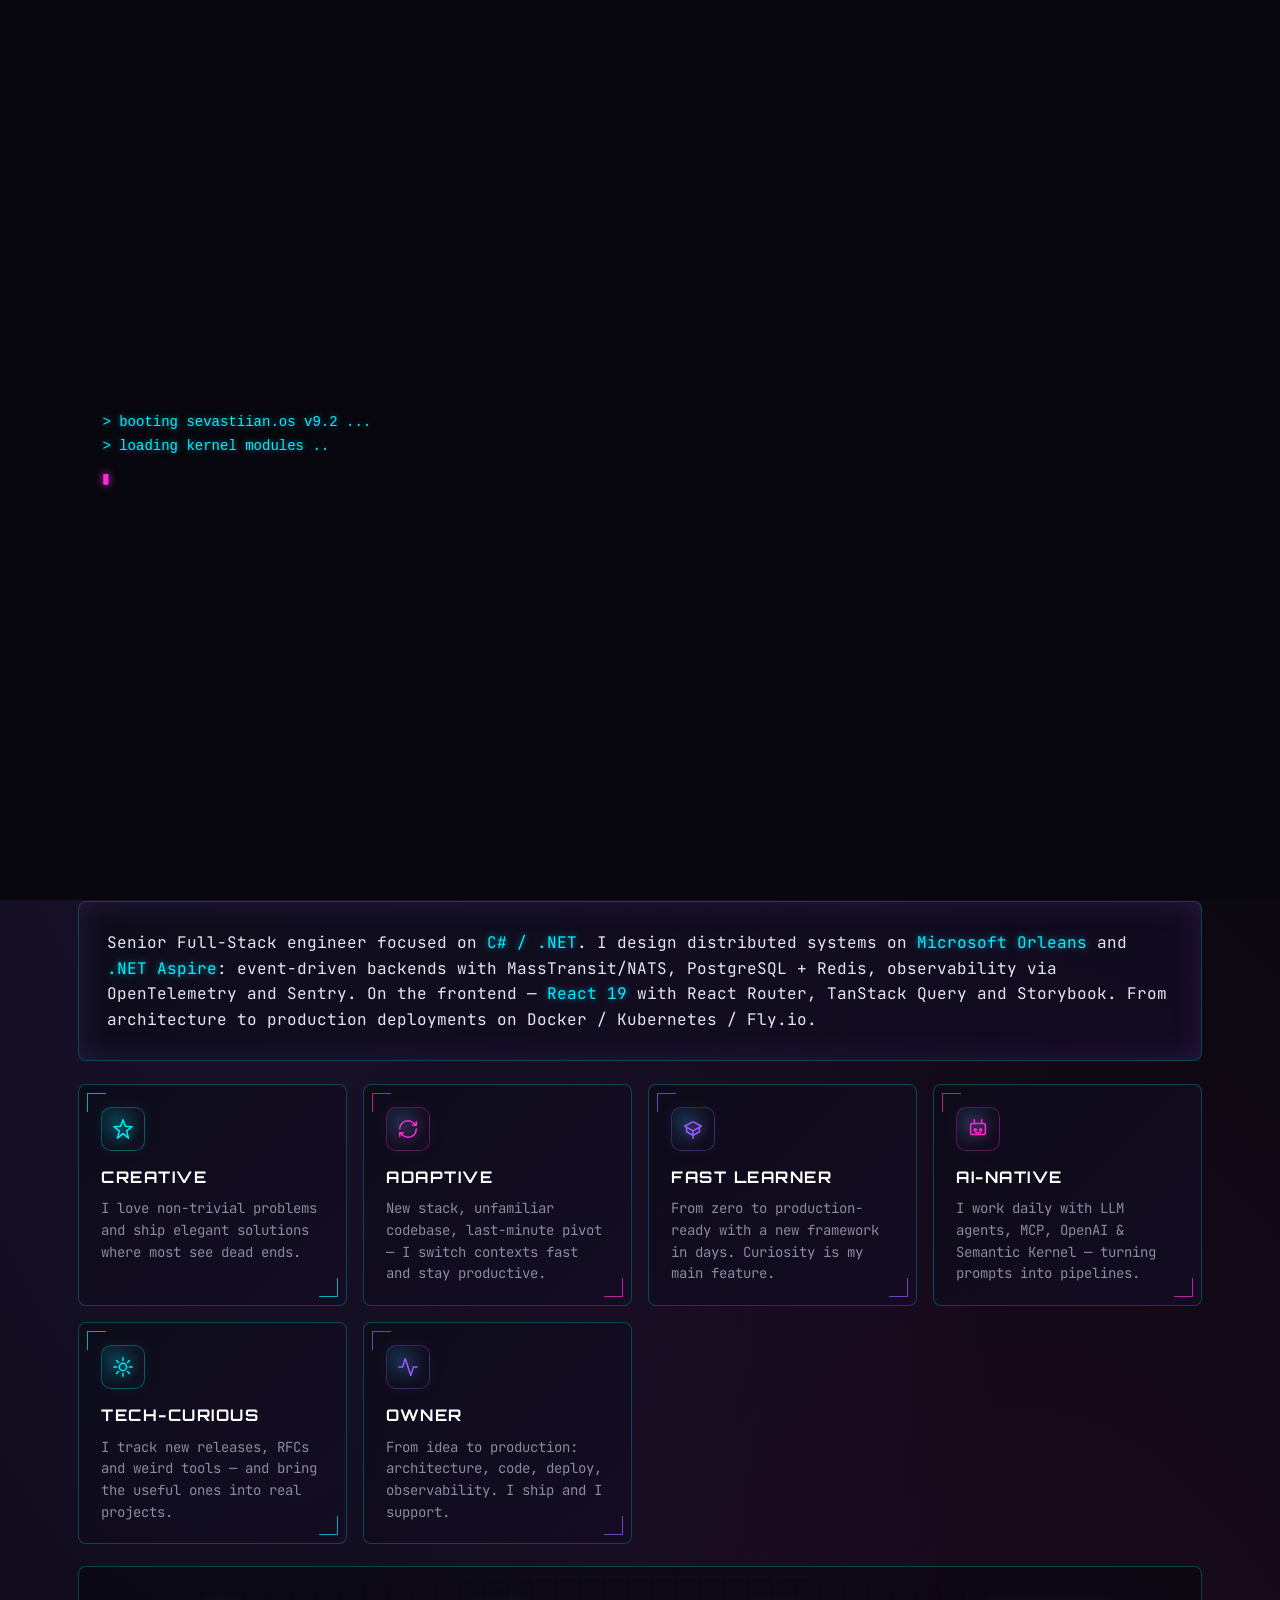
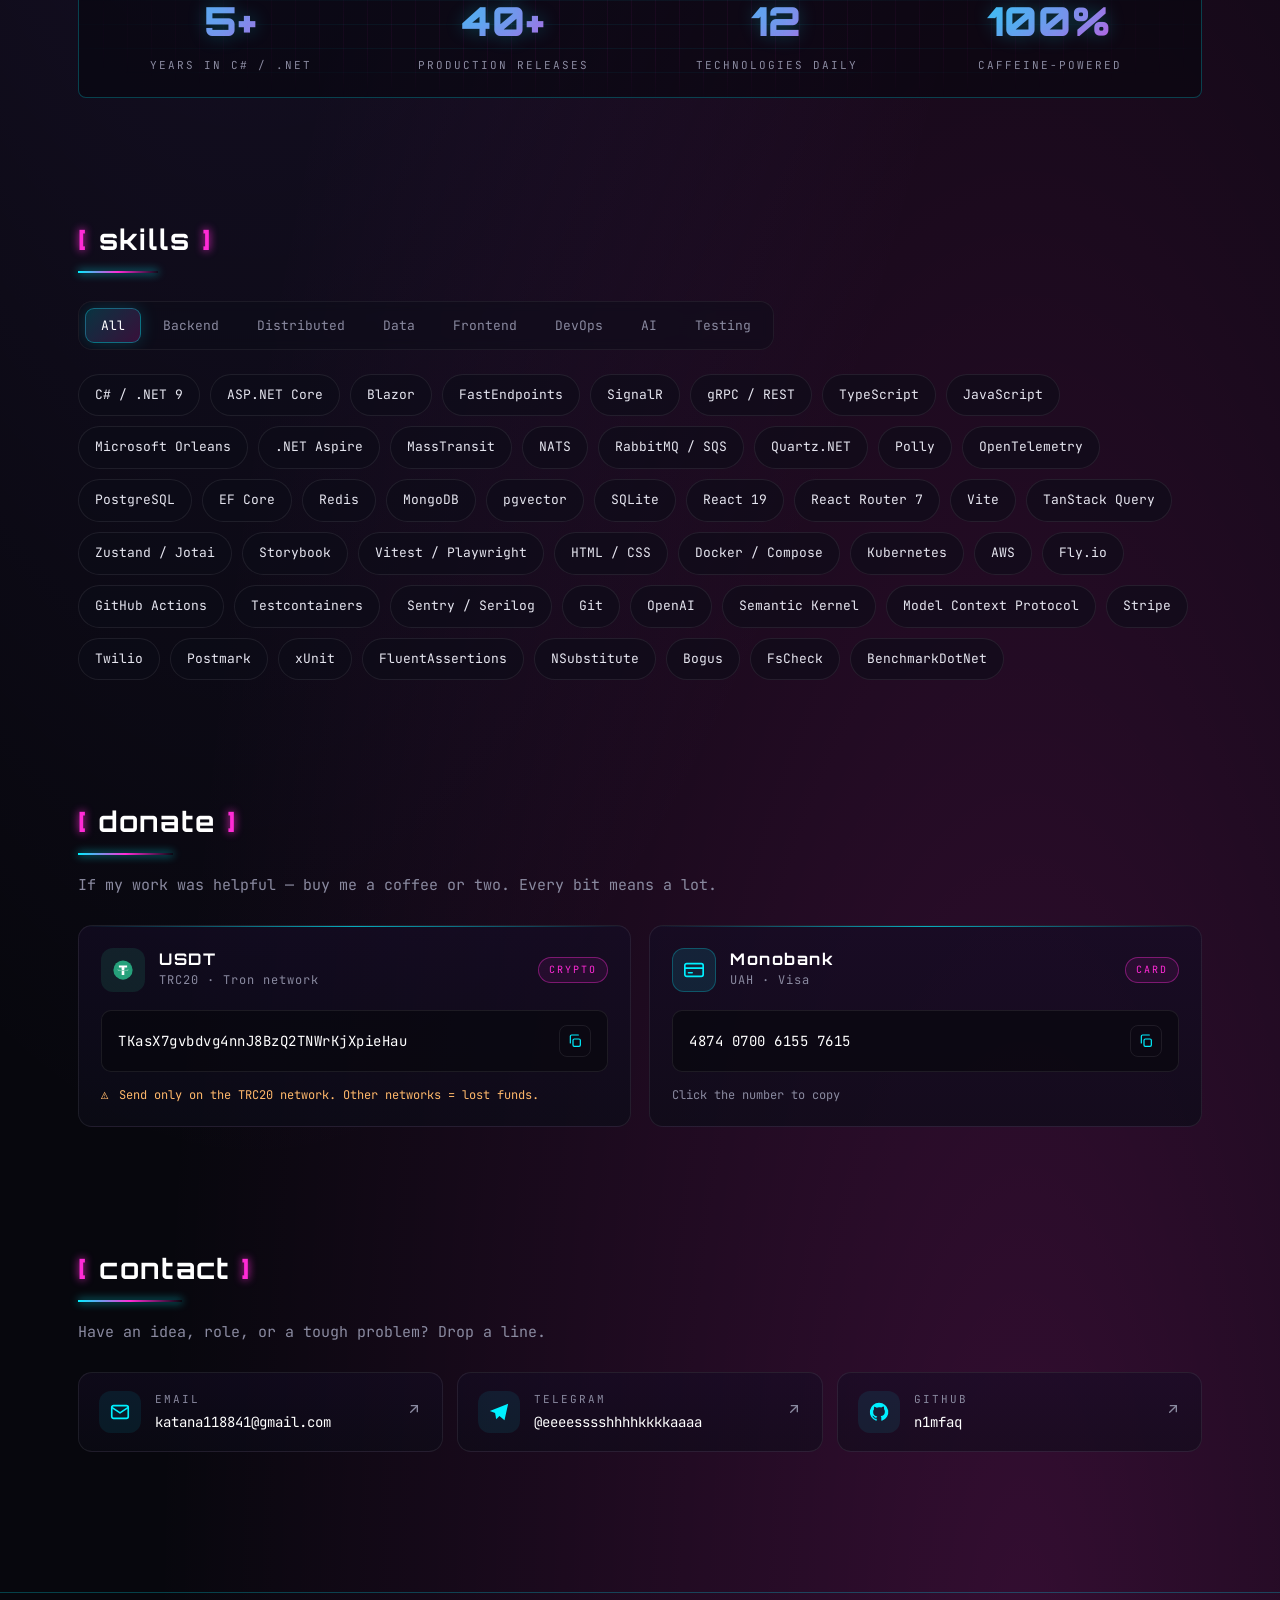
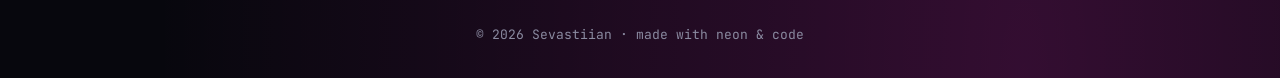
<file: index.html>
<!DOCTYPE html>
<html lang="en">
<head>
    <meta charset="UTF-8" />
    <meta name="viewport" content="width=device-width, initial-scale=1.0" />
    <title>Sevastiian — Senior Full-Stack Developer</title>
    <meta name="description" content="Sevastiian — Senior Full-Stack Developer. C# / .NET · React · Microsoft Orleans · Distributed Systems." />

    <!-- Open Graph / LinkedIn / Facebook -->
    <meta property="og:type" content="website" />
    <meta property="og:url" content="https://n1mfaq.github.io/me/" />
    <meta property="og:title" content="Sevastiian — Full-Stack Engineer · .NET / React" />
    <meta property="og:description" content="C# / .NET · Microsoft Orleans · .NET Aspire · React 19 · Distributed Systems · AI-native fintech." />
    <meta property="og:image" content="https://n1mfaq.github.io/me/og-image.png" />
    <meta property="og:image:width" content="1200" />
    <meta property="og:image:height" content="630" />
    <meta property="og:image:alt" content="Sevastiian — Full-Stack Engineer · .NET / React · Distributed Systems" />

    <!-- Twitter / X -->
    <meta name="twitter:card" content="summary_large_image" />
    <meta name="twitter:title" content="Sevastiian — Full-Stack Engineer · .NET / React" />
    <meta name="twitter:description" content="C# / .NET · Microsoft Orleans · .NET Aspire · React 19 · Distributed Systems." />
    <meta name="twitter:image" content="https://n1mfaq.github.io/me/og-image.png" />

    <link rel="preconnect" href="https://fonts.googleapis.com" />
    <link rel="preconnect" href="https://fonts.gstatic.com" crossorigin />
    <link href="https://fonts.googleapis.com/css2?family=Orbitron:wght@500;700;900&family=JetBrains+Mono:wght@400;600&display=swap" rel="stylesheet" />
    <link rel="stylesheet" href="styles.css" />
</head>
<body>
    <!-- background layers -->
    <canvas id="bg-matrix" aria-hidden="true"></canvas>
    <canvas id="bg-grid" aria-hidden="true"></canvas>
    <div id="scanlines" aria-hidden="true"></div>
    <div id="cursor-glow" aria-hidden="true"></div>

    <!-- top scroll progress -->
    <div id="scroll-progress" aria-hidden="true"></div>

    <!-- boot intro -->
    <div id="boot" class="boot">
        <pre id="boot-text"></pre>
        <div class="boot-cursor">▮</div>
    </div>

    <header class="nav">
        <div class="logo">&lt;Sevastiian<span class="caret">/</span>&gt;</div>
        <nav>
            <a href="#about" data-text="about">about</a>
            <a href="#skills" data-text="skills">skills</a>
            <a href="#donate" data-text="donate">donate</a>
            <a href="#contact" data-text="contact">contact</a>
        </nav>
    </header>

    <main>
        <section class="hero" data-reveal>
            <div class="hero-text">
                <div class="hero-tag">
                    <span class="status-dot"></span>
                    <span>available for work · Odesa / remote</span>
                </div>
                <div class="glitch-wrap">
                    <h1 class="glitch" data-text="Sevastiian">Sevastiian</h1>
                </div>
                <div class="hero-role">
                    <span class="role-line"></span>
                    <span>Senior Full-Stack Developer</span>
                </div>
                <p class="subtitle">
                    <span class="prompt">$</span>
                    <span id="subtitle-text"></span><span class="caret blink">▮</span>
                </p>
                <div class="hero-cta">
                    <a class="btn btn-primary magnetic" href="#contact">
                        <span>Get in touch</span>
                        <svg viewBox="0 0 24 24" width="14" height="14" fill="none" stroke="currentColor" stroke-width="2.2" stroke-linecap="round" stroke-linejoin="round" aria-hidden="true"><path d="M5 12h14"/><path d="m13 6 6 6-6 6"/></svg>
                    </a>
                    <a class="btn btn-ghost magnetic" href="#donate">Support me</a>
                </div>
            </div>

            <div class="hero-portrait">
                <div class="portrait-deco" aria-hidden="true">
                    <span class="deco-grid"></span>
                    <span class="deco-orbit o1"></span>
                    <span class="deco-orbit o2"></span>
                    <span class="deco-glow g1"></span>
                    <span class="deco-glow g2"></span>
                </div>
                <figure class="portrait">
                    <img src="avatar.jpg" alt="Sevastiian portrait" loading="eager" decoding="async" />
                    <figcaption class="portrait-meta" aria-hidden="true">
                        <div class="pm-row"><span>id</span><b>n1mfaq</b></div>
                        <div class="pm-row"><span>role</span><b>full-stack</b></div>
                        <div class="pm-row"><span>stack</span><b>.NET · React</b></div>
                    </figcaption>
                </figure>
            </div>

            <div class="scroll-hint" aria-hidden="true">
                <span>scroll</span>
                <div class="scroll-arrow"></div>
            </div>
        </section>

        <section id="about" class="section" data-reveal>
            <h2 class="section-title"><span class="bracket">[</span> about <span class="bracket">]</span></h2>

            <div class="about-layout">
                <div class="card tilt about-intro">
                    <p>
                        Senior Full-Stack engineer focused on <span class="hl">C# / .NET</span>.
                        I design distributed systems on <span class="hl">Microsoft Orleans</span> and
                        <span class="hl">.NET Aspire</span>: event-driven backends with MassTransit/NATS,
                        PostgreSQL + Redis, observability via OpenTelemetry and Sentry.
                        On the frontend — <span class="hl">React 19</span> with React Router, TanStack Query and Storybook.
                        From architecture to production deployments on Docker / Kubernetes / Fly.io.
                    </p>
                </div>

                <div class="about-traits">
                    <article class="trait-card" style="--delay: 0ms">
                        <div class="trait-icon" aria-hidden="true">
                            <svg viewBox="0 0 24 24" fill="none" stroke="currentColor" stroke-width="1.6" stroke-linecap="round" stroke-linejoin="round">
                                <path d="M12 2 14.5 9 22 9.5l-6 4.5 2 8L12 17l-6 5 2-8-6-4.5L9.5 9z"/>
                            </svg>
                        </div>
                        <h3>Creative</h3>
                        <p>I love non-trivial problems and ship elegant solutions where most see dead ends.</p>
                    </article>

                    <article class="trait-card" style="--delay: 80ms">
                        <div class="trait-icon" aria-hidden="true">
                            <svg viewBox="0 0 24 24" fill="none" stroke="currentColor" stroke-width="1.6" stroke-linecap="round" stroke-linejoin="round">
                                <path d="M3 12a9 9 0 0 1 15.36-6.36L21 8"/>
                                <path d="M21 12a9 9 0 0 1-15.36 6.36L3 16"/>
                                <path d="M21 4v4h-4"/>
                                <path d="M3 20v-4h4"/>
                            </svg>
                        </div>
                        <h3>Adaptive</h3>
                        <p>New stack, unfamiliar codebase, last-minute pivot — I switch contexts fast and stay productive.</p>
                    </article>

                    <article class="trait-card" style="--delay: 160ms">
                        <div class="trait-icon" aria-hidden="true">
                            <svg viewBox="0 0 24 24" fill="none" stroke="currentColor" stroke-width="1.6" stroke-linecap="round" stroke-linejoin="round">
                                <path d="M12 14l9-5-9-5-9 5 9 5z"/>
                                <path d="M12 14v8"/>
                                <path d="M5 11v4l7 4 7-4v-4"/>
                            </svg>
                        </div>
                        <h3>Fast learner</h3>
                        <p>From zero to production-ready with a new framework in days. Curiosity is my main feature.</p>
                    </article>

                    <article class="trait-card" style="--delay: 240ms">
                        <div class="trait-icon" aria-hidden="true">
                            <svg viewBox="0 0 24 24" fill="none" stroke="currentColor" stroke-width="1.6" stroke-linecap="round" stroke-linejoin="round">
                                <rect x="4" y="6" width="16" height="12" rx="2"/>
                                <path d="M8 2v4M16 2v4"/>
                                <circle cx="9" cy="13" r="1.2"/>
                                <circle cx="15" cy="13" r="1.2"/>
                                <path d="M9.5 16h5"/>
                            </svg>
                        </div>
                        <h3>AI-native</h3>
                        <p>I work daily with LLM agents, MCP, OpenAI &amp; Semantic Kernel — turning prompts into pipelines.</p>
                    </article>

                    <article class="trait-card" style="--delay: 320ms">
                        <div class="trait-icon" aria-hidden="true">
                            <svg viewBox="0 0 24 24" fill="none" stroke="currentColor" stroke-width="1.6" stroke-linecap="round" stroke-linejoin="round">
                                <path d="M12 2v3"/>
                                <path d="M12 19v3"/>
                                <path d="M4.93 4.93l2.12 2.12"/>
                                <path d="M16.95 16.95l2.12 2.12"/>
                                <path d="M2 12h3"/>
                                <path d="M19 12h3"/>
                                <path d="M4.93 19.07l2.12-2.12"/>
                                <path d="M16.95 7.05l2.12-2.12"/>
                                <circle cx="12" cy="12" r="4"/>
                            </svg>
                        </div>
                        <h3>Tech-curious</h3>
                        <p>I track new releases, RFCs and weird tools — and bring the useful ones into real projects.</p>
                    </article>

                    <article class="trait-card" style="--delay: 400ms">
                        <div class="trait-icon" aria-hidden="true">
                            <svg viewBox="0 0 24 24" fill="none" stroke="currentColor" stroke-width="1.6" stroke-linecap="round" stroke-linejoin="round">
                                <path d="M22 12h-4l-3 9L9 3l-3 9H2"/>
                            </svg>
                        </div>
                        <h3>Owner</h3>
                        <p>From idea to production: architecture, code, deploy, observability. I ship and I support.</p>
                    </article>
                </div>

                <div class="about-stats">
                    <div class="stat" data-count="5">
                        <span class="stat-value" data-target="5" data-suffix="+">0</span>
                        <span class="stat-label">years in C# / .NET</span>
                    </div>
                    <div class="stat">
                        <span class="stat-value" data-target="40" data-suffix="+">0</span>
                        <span class="stat-label">production releases</span>
                    </div>
                    <div class="stat">
                        <span class="stat-value" data-target="12" data-suffix="">0</span>
                        <span class="stat-label">technologies daily</span>
                    </div>
                    <div class="stat">
                        <span class="stat-value" data-target="100" data-suffix="%">0</span>
                        <span class="stat-label">caffeine-powered</span>
                    </div>
                </div>
            </div>
        </section>

        <section id="skills" class="section" data-reveal>
            <h2 class="section-title"><span class="bracket">[</span> skills <span class="bracket">]</span></h2>

            <div class="skills-tabs" role="tablist">
                <button class="tab active" type="button" role="tab" data-filter="all">All</button>
                <button class="tab" type="button" role="tab" data-filter="backend">Backend</button>
                <button class="tab" type="button" role="tab" data-filter="distributed">Distributed</button>
                <button class="tab" type="button" role="tab" data-filter="data">Data</button>
                <button class="tab" type="button" role="tab" data-filter="frontend">Frontend</button>
                <button class="tab" type="button" role="tab" data-filter="devops">DevOps</button>
                <button class="tab" type="button" role="tab" data-filter="ai">AI</button>
                <button class="tab" type="button" role="tab" data-filter="testing">Testing</button>
                <span class="tab-underline" aria-hidden="true"></span>
            </div>

            <div class="skills-cloud" role="list">
                <span class="chip" data-cat="backend">C# / .NET 9</span>
                <span class="chip" data-cat="backend">ASP.NET Core</span>
                <span class="chip" data-cat="backend">Blazor</span>
                <span class="chip" data-cat="backend">FastEndpoints</span>
                <span class="chip" data-cat="backend">SignalR</span>
                <span class="chip" data-cat="backend">gRPC / REST</span>
                <span class="chip" data-cat="backend">TypeScript</span>
                <span class="chip" data-cat="backend">JavaScript</span>

                <span class="chip" data-cat="distributed">Microsoft Orleans</span>
                <span class="chip" data-cat="distributed">.NET Aspire</span>
                <span class="chip" data-cat="distributed">MassTransit</span>
                <span class="chip" data-cat="distributed">NATS</span>
                <span class="chip" data-cat="distributed">RabbitMQ / SQS</span>
                <span class="chip" data-cat="distributed">Quartz.NET</span>
                <span class="chip" data-cat="distributed">Polly</span>
                <span class="chip" data-cat="distributed">OpenTelemetry</span>

                <span class="chip" data-cat="data">PostgreSQL</span>
                <span class="chip" data-cat="data">EF Core</span>
                <span class="chip" data-cat="data">Redis</span>
                <span class="chip" data-cat="data">MongoDB</span>
                <span class="chip" data-cat="data">pgvector</span>
                <span class="chip" data-cat="data">SQLite</span>

                <span class="chip" data-cat="frontend">React 19</span>
                <span class="chip" data-cat="frontend">React Router 7</span>
                <span class="chip" data-cat="frontend">Vite</span>
                <span class="chip" data-cat="frontend">TanStack Query</span>
                <span class="chip" data-cat="frontend">Zustand / Jotai</span>
                <span class="chip" data-cat="frontend">Storybook</span>
                <span class="chip" data-cat="frontend">Vitest / Playwright</span>
                <span class="chip" data-cat="frontend">HTML / CSS</span>

                <span class="chip" data-cat="devops">Docker / Compose</span>
                <span class="chip" data-cat="devops">Kubernetes</span>
                <span class="chip" data-cat="devops">AWS</span>
                <span class="chip" data-cat="devops">Fly.io</span>
                <span class="chip" data-cat="devops">GitHub Actions</span>
                <span class="chip" data-cat="devops">Testcontainers</span>
                <span class="chip" data-cat="devops">Sentry / Serilog</span>
                <span class="chip" data-cat="devops">Git</span>

                <span class="chip" data-cat="ai">OpenAI</span>
                <span class="chip" data-cat="ai">Semantic Kernel</span>
                <span class="chip" data-cat="ai">Model Context Protocol</span>
                <span class="chip" data-cat="ai">Stripe</span>
                <span class="chip" data-cat="ai">Twilio</span>
                <span class="chip" data-cat="ai">Postmark</span>

                <span class="chip" data-cat="testing">xUnit</span>
                <span class="chip" data-cat="testing">FluentAssertions</span>
                <span class="chip" data-cat="testing">NSubstitute</span>
                <span class="chip" data-cat="testing">Bogus</span>
                <span class="chip" data-cat="testing">FsCheck</span>
                <span class="chip" data-cat="testing">BenchmarkDotNet</span>
            </div>
        </section>

        <section id="donate" class="section" data-reveal>
            <h2 class="section-title"><span class="bracket">[</span> donate <span class="bracket">]</span></h2>
            <p class="section-lead">If my work was helpful — buy me a coffee or two. Every bit means a lot.</p>

            <div class="donate-grid">
                <article class="donate-card">
                    <header class="donate-head">
                        <span class="donate-icon usdt" aria-hidden="true">
                            <svg viewBox="0 0 32 32" width="22" height="22"><circle cx="16" cy="16" r="14" fill="#26a17b"/><path fill="#fff" d="M17.9 14.1v-1.8h4.1V9.6H10v2.7h4.1v1.8c-3.4.2-5.9.9-5.9 1.7s2.5 1.5 5.9 1.7v5.7h3.8v-5.7c3.4-.2 5.9-.9 5.9-1.7s-2.5-1.5-5.9-1.7zm0 2.9c-.1 0-.7.1-1.9.1-1 0-1.7-.1-1.9-.1-3.1-.1-5.4-.7-5.4-1.3s2.3-1.2 5.4-1.3v1.9c.2 0 1 .1 1.9.1 1.3 0 1.8-.1 1.9-.1V14.4c3.1.1 5.4.7 5.4 1.3s-2.3 1.2-5.4 1.3z"/></svg>
                        </span>
                        <div>
                            <p class="donate-title">USDT</p>
                            <p class="donate-sub">TRC20 · Tron network</p>
                        </div>
                        <span class="donate-badge">crypto</span>
                    </header>
                    <button class="wallet-row" type="button" data-copy-target="wallet-usdt" aria-label="Copy USDT address">
                        <code id="wallet-usdt" class="wallet-value">TKasX7gvbdvg4nnJ8BzQ2TNWrKjXpieHau</code>
                        <span class="copy-icon" aria-hidden="true">
                            <svg viewBox="0 0 24 24" width="16" height="16" fill="none" stroke="currentColor" stroke-width="1.8" stroke-linecap="round" stroke-linejoin="round"><rect x="9" y="9" width="11" height="11" rx="2"/><path d="M5 15V5a2 2 0 0 1 2-2h10"/></svg>
                        </span>
                    </button>
                    <p class="warn">Send only on the TRC20 network. Other networks = lost funds.</p>
                </article>

                <article class="donate-card">
                    <header class="donate-head">
                        <span class="donate-icon mono" aria-hidden="true">
                            <svg viewBox="0 0 24 24" width="22" height="22" fill="none" stroke="currentColor" stroke-width="1.8" stroke-linecap="round" stroke-linejoin="round"><rect x="2" y="5" width="20" height="14" rx="2"/><path d="M2 10h20"/><path d="M6 15h4"/></svg>
                        </span>
                        <div>
                            <p class="donate-title">Monobank</p>
                            <p class="donate-sub">UAH · Visa</p>
                        </div>
                        <span class="donate-badge">card</span>
                    </header>
                    <button class="wallet-row" type="button" data-copy-target="wallet-mono" aria-label="Copy card number">
                        <code id="wallet-mono" class="wallet-value">4874 0700 6155 7615</code>
                        <span class="copy-icon" aria-hidden="true">
                            <svg viewBox="0 0 24 24" width="16" height="16" fill="none" stroke="currentColor" stroke-width="1.8" stroke-linecap="round" stroke-linejoin="round"><rect x="9" y="9" width="11" height="11" rx="2"/><path d="M5 15V5a2 2 0 0 1 2-2h10"/></svg>
                        </span>
                    </button>
                    <p class="hint">Click the number to copy</p>
                </article>
            </div>
        </section>

        <section id="contact" class="section" data-reveal>
            <h2 class="section-title"><span class="bracket">[</span> contact <span class="bracket">]</span></h2>
            <p class="section-lead">Have an idea, role, or a tough problem? Drop a line.</p>

            <div class="contacts">
                <a class="contact-card" href="mailto:katana118841@gmail.com">
                    <span class="ct-icon" aria-hidden="true">
                        <svg viewBox="0 0 24 24" width="22" height="22" fill="none" stroke="currentColor" stroke-width="1.8" stroke-linecap="round" stroke-linejoin="round"><rect x="3" y="5" width="18" height="14" rx="2"/><path d="m3 7 9 6 9-6"/></svg>
                    </span>
                    <div class="ct-body">
                        <span class="contact-key">Email</span>
                        <span class="contact-val">katana118841@gmail.com</span>
                    </div>
                    <span class="ct-arrow" aria-hidden="true">
                        <svg viewBox="0 0 24 24" width="16" height="16" fill="none" stroke="currentColor" stroke-width="2" stroke-linecap="round" stroke-linejoin="round"><path d="M7 17 17 7"/><path d="M8 7h9v9"/></svg>
                    </span>
                </a>
                <a class="contact-card" href="https://t.me/eeeesssshhhhkkkkaaaa" target="_blank" rel="noopener noreferrer">
                    <span class="ct-icon" aria-hidden="true">
                        <svg viewBox="0 0 24 24" width="22" height="22" fill="currentColor"><path d="M22 3 2 11l5.7 2L9 20l3.5-3.7L18 21l4-18ZM9 14.4l-.5 4.3 1.6-3.4 7.4-7.6L9 14.4Z"/></svg>
                    </span>
                    <div class="ct-body">
                        <span class="contact-key">Telegram</span>
                        <span class="contact-val">@eeeesssshhhhkkkkaaaa</span>
                    </div>
                    <span class="ct-arrow" aria-hidden="true">
                        <svg viewBox="0 0 24 24" width="16" height="16" fill="none" stroke="currentColor" stroke-width="2" stroke-linecap="round" stroke-linejoin="round"><path d="M7 17 17 7"/><path d="M8 7h9v9"/></svg>
                    </span>
                </a>
                <a class="contact-card" href="https://github.com/n1mfaq" target="_blank" rel="noopener noreferrer">
                    <span class="ct-icon" aria-hidden="true">
                        <svg viewBox="0 0 24 24" width="22" height="22" fill="currentColor"><path d="M12 2a10 10 0 0 0-3.16 19.49c.5.09.68-.22.68-.48v-1.7c-2.78.6-3.37-1.18-3.37-1.18-.46-1.16-1.11-1.47-1.11-1.47-.91-.62.07-.6.07-.6 1 .07 1.53 1.03 1.53 1.03.9 1.52 2.34 1.08 2.91.83.09-.65.35-1.08.63-1.33-2.22-.25-4.55-1.11-4.55-4.95 0-1.09.39-1.99 1.03-2.69-.1-.25-.45-1.27.1-2.65 0 0 .84-.27 2.75 1.03A9.5 9.5 0 0 1 12 6.84c.85 0 1.71.11 2.51.33 1.91-1.3 2.75-1.03 2.75-1.03.55 1.38.2 2.4.1 2.65.64.7 1.03 1.6 1.03 2.69 0 3.85-2.34 4.7-4.57 4.95.36.31.68.92.68 1.86v2.76c0 .27.18.58.69.48A10 10 0 0 0 12 2Z"/></svg>
                    </span>
                    <div class="ct-body">
                        <span class="contact-key">GitHub</span>
                        <span class="contact-val">n1mfaq</span>
                    </div>
                    <span class="ct-arrow" aria-hidden="true">
                        <svg viewBox="0 0 24 24" width="16" height="16" fill="none" stroke="currentColor" stroke-width="2" stroke-linecap="round" stroke-linejoin="round"><path d="M7 17 17 7"/><path d="M8 7h9v9"/></svg>
                    </span>
                </a>
            </div>
        </section>
    </main>

    <footer>
        <p>© <span id="year"></span> Sevastiian · made with neon &amp; code</p>
    </footer>

    <div id="toast" class="toast" role="status" aria-live="polite"></div>

    <script src="script.js"></script>
</body>
</html>
</file>
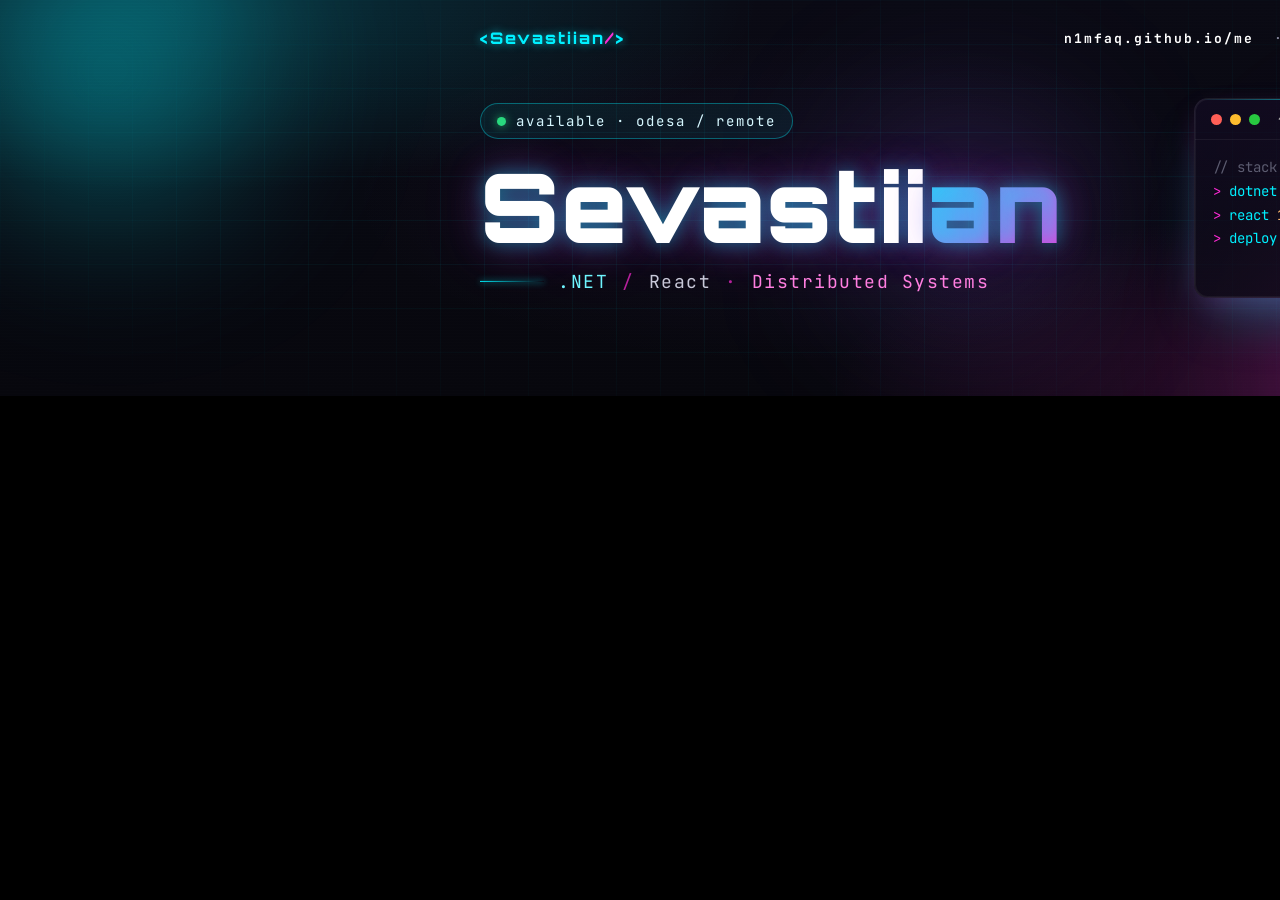
<file: banner.html>
<!DOCTYPE html>
<html lang="en">
<head>
    <meta charset="UTF-8" />
    <title>LinkedIn Banner</title>
    <link rel="preconnect" href="https://fonts.googleapis.com" />
    <link rel="preconnect" href="https://fonts.gstatic.com" crossorigin />
    <link href="https://fonts.googleapis.com/css2?family=Orbitron:wght@600;800;900&family=JetBrains+Mono:wght@400;600&display=swap" rel="stylesheet" />
    <style>
        :root {
            --bg: #07070d;
            --neon-cyan: #00f0ff;
            --neon-pink: #ff2bd6;
            --neon-purple: #9b5cff;
            --text: #e6e6f0;
            --text-dim: #8a8aa0;
        }

        * { margin: 0; padding: 0; box-sizing: border-box; }
        html, body { background: #000; margin: 0; padding: 0; overflow: hidden; }
        body { font-family: 'JetBrains Mono', monospace; }

        .banner {
            position: absolute;
            top: 0;
            left: 0;
            width: 1584px;
            height: 396px;
            overflow: hidden;
            background:
                radial-gradient(ellipse 60% 80% at 12% 0%, rgba(0, 240, 255, 0.18), transparent 60%),
                radial-gradient(ellipse 60% 80% at 88% 100%, rgba(255, 43, 214, 0.18), transparent 60%),
                radial-gradient(ellipse 40% 60% at 50% 50%, rgba(155, 92, 255, 0.06), transparent 70%),
                linear-gradient(180deg, #0a0a14 0%, #07070d 100%);
            color: #fff;
            isolation: isolate;
        }

        .grid {
            position: absolute; inset: 0;
            background-image:
                linear-gradient(rgba(0, 240, 255, 0.06) 1px, transparent 1px),
                linear-gradient(90deg, rgba(0, 240, 255, 0.06) 1px, transparent 1px);
            background-size: 44px 44px;
            mask-image: radial-gradient(ellipse 80% 90% at center, black 30%, transparent 75%);
            opacity: 0.85;
        }

        .glow { position: absolute; border-radius: 50%; filter: blur(80px); pointer-events: none; }
        .glow.g1 { width: 380px; height: 380px; top: -120px; left: -80px;  background: radial-gradient(circle, rgba(0, 240, 255, 0.55), transparent 70%); }
        .glow.g2 { width: 460px; height: 460px; bottom: -180px; right: -120px; background: radial-gradient(circle, rgba(255, 43, 214, 0.5), transparent 70%); }
        .glow.g3 { width: 280px; height: 280px; top: 20%; right: 30%; background: radial-gradient(circle, rgba(155, 92, 255, 0.35), transparent 70%); }

        .scan {
            position: absolute; inset: 0;
            background: repeating-linear-gradient(to bottom,
                rgba(255, 255, 255, 0.018) 0px,
                rgba(255, 255, 255, 0.018) 1px,
                transparent 1px,
                transparent 3px);
            mix-blend-mode: overlay;
            opacity: 0.7;
            pointer-events: none;
        }

        .logo {
            position: absolute;
            top: 28px;
            left: 480px;
            z-index: 3;
            font-family: 'Orbitron', sans-serif;
            font-weight: 800;
            font-size: 16px;
            letter-spacing: 2px;
            color: var(--neon-cyan);
            text-shadow: 0 0 8px rgba(0, 240, 255, 0.6);
        }
        .logo .slash { color: var(--neon-pink); }

        .handle {
            position: absolute;
            top: 30px;
            right: 70px;
            z-index: 3;
            font-family: 'JetBrains Mono', monospace;
            font-size: 13px;
            color: var(--text-dim);
            letter-spacing: 2px;
        }
        .handle b { color: #fff; }

        .left {
            position: absolute;
            left: 480px;
            top: 50%;
            transform: translateY(-50%);
            z-index: 2;
            max-width: 760px;
        }

        .tag {
            display: inline-flex;
            align-items: center;
            gap: 10px;
            padding: 8px 16px;
            border: 1px solid rgba(0, 240, 255, 0.35);
            border-radius: 999px;
            background: rgba(0, 240, 255, 0.06);
            color: #d6f7ff;
            font-size: 14px;
            letter-spacing: 2px;
            text-transform: lowercase;
            margin-bottom: 22px;
        }

        .dot {
            width: 9px; height: 9px;
            border-radius: 50%;
            background: #29d97e;
            box-shadow: 0 0 10px rgba(41, 217, 126, 0.8);
        }

        .name {
            font-family: 'Orbitron', sans-serif;
            font-weight: 900;
            font-size: 96px;
            letter-spacing: 2px;
            line-height: 0.95;
            color: #fff;
            text-shadow:
                0 0 18px rgba(0, 240, 255, 0.4),
                0 0 36px rgba(155, 92, 255, 0.35),
                0 0 70px rgba(255, 43, 214, 0.2);
            white-space: nowrap;
        }

        .name .accent {
            background: linear-gradient(135deg, #00f0ff 0%, #ff2bd6 100%);
            -webkit-background-clip: text;
            background-clip: text;
            color: transparent;
        }

        .role {
            margin-top: 18px;
            display: flex;
            align-items: center;
            gap: 14px;
            font-family: 'JetBrains Mono', monospace;
            font-size: 18px;
            letter-spacing: 1.5px;
            color: #c8c8d8;
            white-space: nowrap;
        }

        .role .line {
            width: 64px;
            height: 1.5px;
            background: linear-gradient(90deg, #00f0ff, transparent);
            box-shadow: 0 0 6px #00f0ff;
        }

        .role .pipe { color: rgba(255, 43, 214, 0.7); }
        .role .pink { color: #ff7ee0; }
        .role .cyan { color: #6ff5ff; }

        .term {
            position: absolute;
            right: 70px;
            top: 50%;
            transform: translateY(-50%);
            z-index: 2;
            width: 320px;
            height: 200px;
            border: 1px solid rgba(255, 255, 255, 0.08);
            border-radius: 14px;
            background: linear-gradient(180deg, rgba(20, 12, 36, 0.7), rgba(12, 12, 24, 0.7));
            box-shadow:
                0 30px 60px -20px rgba(0, 240, 255, 0.35),
                0 10px 30px -8px rgba(255, 43, 214, 0.25),
                inset 0 0 0 1px rgba(255, 255, 255, 0.05);
            overflow: hidden;
        }

        .term::before {
            content: '';
            position: absolute;
            top: 0; left: 0; right: 0;
            height: 1px;
            background: linear-gradient(90deg, transparent, #00f0ff, transparent);
            opacity: 0.7;
        }

        .term-head {
            display: flex; align-items: center; gap: 8px;
            padding: 12px 16px;
            border-bottom: 1px solid rgba(255, 255, 255, 0.06);
        }

        .term-dot { width: 11px; height: 11px; border-radius: 50%; }
        .term-dot.r { background: #ff5f57; }
        .term-dot.y { background: #febc2e; }
        .term-dot.g { background: #28c840; }
        .term-title { margin-left: 10px; color: #aaa; font-size: 12px; letter-spacing: 1px; }

        .term-body {
            padding: 16px 18px;
            font-family: 'JetBrains Mono', monospace;
            font-size: 14px;
            line-height: 1.7;
            color: #b8b8c8;
        }
        .term-body .pr { color: var(--neon-pink); }
        .term-body .kw { color: var(--neon-cyan); }
        .term-body .st { color: #9b5cff; }
        .term-body .nu { color: #ffb86b; }
        .term-body .cm { color: #5c5c70; }
        .term-body .caret {
            display: inline-block;
            width: 9px; height: 16px;
            background: #00f0ff;
            vertical-align: -3px;
            margin-left: 2px;
            box-shadow: 0 0 6px #00f0ff;
        }
    </style>
</head>
<body>
    <div class="banner" id="banner">
        <div class="grid"></div>
        <div class="glow g1"></div>
        <div class="glow g2"></div>
        <div class="glow g3"></div>
        <div class="scan"></div>

        <div class="logo">&lt;Sevastiian<span class="slash">/</span>&gt;</div>

        <div class="left">
            <div class="tag">
                <span class="dot"></span>
                <span>available · odesa / remote</span>
            </div>
            <div class="name">Sevastii<span class="accent">an</span></div>
            <div class="role">
                <span class="line"></span>
                <span class="cyan">.NET</span>
                <span class="pipe">/</span>
                <span>React</span>
                <span class="pipe">·</span>
                <span class="pink">Distributed Systems</span>
            </div>
        </div>

        <div class="term">
            <div class="term-head">
                <span class="term-dot r"></span>
                <span class="term-dot y"></span>
                <span class="term-dot g"></span>
                <span class="term-title">~ / sevastiian.os</span>
            </div>
            <div class="term-body">
                <div><span class="cm">// stack</span></div>
                <div><span class="pr">&gt;</span> <span class="kw">dotnet</span> <span class="st">"orleans"</span> <span class="st">"aspire"</span></div>
                <div><span class="pr">&gt;</span> <span class="kw">react</span> <span class="nu">19</span> <span class="st">"vite"</span> <span class="st">"signalr"</span></div>
                <div><span class="pr">&gt;</span> <span class="kw">deploy</span> <span class="st">"k8s"</span> <span class="st">"fly.io"</span><span class="caret"></span></div>
            </div>
        </div>

        <div class="handle"><b>n1mfaq.github.io/me</b> &nbsp;·&nbsp; @eeeesssshhhhkkkkaaaa</div>
    </div>
</body>
</html>
</file>
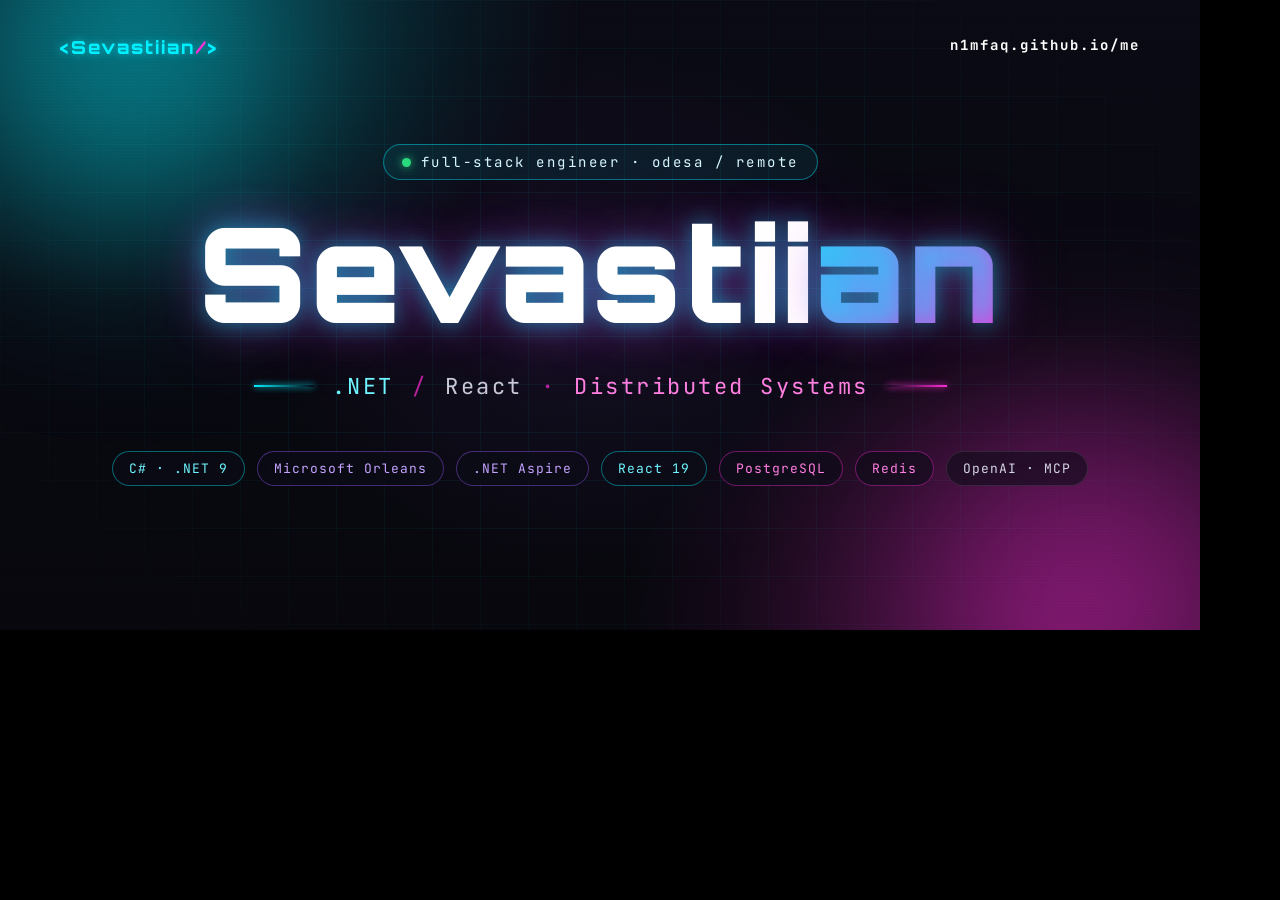
<file: og.html>
<!DOCTYPE html>
<html lang="en">
<head>
    <meta charset="UTF-8" />
    <title>OG Image</title>
    <link rel="preconnect" href="https://fonts.googleapis.com" />
    <link rel="preconnect" href="https://fonts.gstatic.com" crossorigin />
    <link href="https://fonts.googleapis.com/css2?family=Orbitron:wght@600;800;900&family=JetBrains+Mono:wght@400;600&display=swap" rel="stylesheet" />
    <style>
        :root {
            --neon-cyan: #00f0ff;
            --neon-pink: #ff2bd6;
            --neon-purple: #9b5cff;
        }
        * { margin: 0; padding: 0; box-sizing: border-box; }
        html, body { background: #000; margin: 0; padding: 0; overflow: hidden; }
        body { font-family: 'JetBrains Mono', monospace; }

        .og {
            position: absolute;
            top: 0; left: 0;
            width: 1200px;
            height: 630px;
            overflow: hidden;
            background:
                radial-gradient(ellipse 60% 80% at 12% 0%, rgba(0, 240, 255, 0.22), transparent 60%),
                radial-gradient(ellipse 60% 80% at 88% 100%, rgba(255, 43, 214, 0.22), transparent 60%),
                radial-gradient(ellipse 40% 60% at 50% 50%, rgba(155, 92, 255, 0.08), transparent 70%),
                linear-gradient(180deg, #0a0a14 0%, #07070d 100%);
            color: #fff;
            isolation: isolate;
        }

        .grid {
            position: absolute; inset: 0;
            background-image:
                linear-gradient(rgba(0, 240, 255, 0.07) 1px, transparent 1px),
                linear-gradient(90deg, rgba(0, 240, 255, 0.07) 1px, transparent 1px);
            background-size: 48px 48px;
            mask-image: radial-gradient(ellipse 80% 90% at center, black 30%, transparent 75%);
            opacity: 0.85;
        }

        .glow { position: absolute; border-radius: 50%; filter: blur(90px); pointer-events: none; }
        .glow.g1 { width: 460px; height: 460px; top: -160px; left: -100px;  background: radial-gradient(circle, rgba(0, 240, 255, 0.6), transparent 70%); }
        .glow.g2 { width: 540px; height: 540px; bottom: -240px; right: -160px; background: radial-gradient(circle, rgba(255, 43, 214, 0.55), transparent 70%); }

        .scan {
            position: absolute; inset: 0;
            background: repeating-linear-gradient(to bottom,
                rgba(255, 255, 255, 0.02) 0px,
                rgba(255, 255, 255, 0.02) 1px,
                transparent 1px,
                transparent 3px);
            mix-blend-mode: overlay;
            opacity: 0.7;
            pointer-events: none;
        }

        .logo {
            position: absolute;
            top: 36px;
            left: 60px;
            font-family: 'Orbitron', sans-serif;
            font-weight: 800;
            font-size: 18px;
            letter-spacing: 2px;
            color: var(--neon-cyan);
            text-shadow: 0 0 8px rgba(0, 240, 255, 0.6);
        }
        .logo .slash { color: var(--neon-pink); }

        .url {
            position: absolute;
            top: 36px;
            right: 60px;
            font-family: 'JetBrains Mono', monospace;
            font-size: 14px;
            letter-spacing: 2px;
            color: #8a8aa0;
        }
        .url b { color: #fff; }

        .content {
            position: absolute;
            inset: 0;
            display: flex;
            align-items: center;
            justify-content: center;
            flex-direction: column;
            gap: 0;
            padding: 0 60px;
        }

        .tag {
            display: inline-flex;
            align-items: center;
            gap: 10px;
            padding: 8px 18px;
            border: 1px solid rgba(0, 240, 255, 0.4);
            border-radius: 999px;
            background: rgba(0, 240, 255, 0.07);
            color: #d6f7ff;
            font-size: 14px;
            letter-spacing: 2.5px;
            text-transform: lowercase;
            margin-bottom: 30px;
        }

        .dot {
            width: 9px; height: 9px;
            border-radius: 50%;
            background: #29d97e;
            box-shadow: 0 0 10px rgba(41, 217, 126, 0.85);
        }

        .name {
            font-family: 'Orbitron', sans-serif;
            font-weight: 900;
            font-size: 132px;
            letter-spacing: 3px;
            line-height: 0.95;
            color: #fff;
            text-shadow:
                0 0 22px rgba(0, 240, 255, 0.45),
                0 0 44px rgba(155, 92, 255, 0.4),
                0 0 80px rgba(255, 43, 214, 0.25);
            white-space: nowrap;
            margin-bottom: 8px;
        }

        .name .accent {
            background: linear-gradient(135deg, #00f0ff 0%, #ff2bd6 100%);
            -webkit-background-clip: text;
            background-clip: text;
            color: transparent;
        }

        .role {
            margin-top: 28px;
            display: flex;
            align-items: center;
            gap: 18px;
            font-family: 'JetBrains Mono', monospace;
            font-size: 22px;
            letter-spacing: 2.5px;
            color: #c8c8d8;
            white-space: nowrap;
        }

        .role .line {
            width: 60px;
            height: 1.5px;
            background: linear-gradient(90deg, #00f0ff, transparent);
            box-shadow: 0 0 6px #00f0ff;
        }
        .role .line.right {
            background: linear-gradient(90deg, transparent, #ff2bd6);
            box-shadow: 0 0 6px #ff2bd6;
        }

        .role .pipe { color: rgba(255, 43, 214, 0.7); }
        .role .pink { color: #ff7ee0; }
        .role .cyan { color: #6ff5ff; }

        .stack {
            margin-top: 50px;
            display: flex;
            gap: 12px;
            flex-wrap: wrap;
            justify-content: center;
        }

        .chip {
            padding: 8px 16px;
            font-size: 13px;
            font-family: 'JetBrains Mono', monospace;
            color: #d6d6e6;
            border: 1px solid rgba(255, 255, 255, 0.1);
            border-radius: 999px;
            background: rgba(12, 12, 24, 0.6);
            backdrop-filter: blur(6px);
            letter-spacing: 1px;
        }
        .chip.cyan { border-color: rgba(0, 240, 255, 0.4); color: #6ff5ff; }
        .chip.pink { border-color: rgba(255, 43, 214, 0.4); color: #ff7ee0; }
        .chip.purple { border-color: rgba(155, 92, 255, 0.4); color: #c4a3ff; }
    </style>
</head>
<body>
    <div class="og" id="og">
        <div class="grid"></div>
        <div class="glow g1"></div>
        <div class="glow g2"></div>
        <div class="scan"></div>

        <div class="logo">&lt;Sevastiian<span class="slash">/</span>&gt;</div>
        <div class="url"><b>n1mfaq.github.io/me</b></div>

        <div class="content">
            <div class="tag">
                <span class="dot"></span>
                <span>full-stack engineer · odesa / remote</span>
            </div>

            <div class="name">Sevastii<span class="accent">an</span></div>

            <div class="role">
                <span class="line"></span>
                <span class="cyan">.NET</span>
                <span class="pipe">/</span>
                <span>React</span>
                <span class="pipe">·</span>
                <span class="pink">Distributed Systems</span>
                <span class="line right"></span>
            </div>

            <div class="stack">
                <span class="chip cyan">C# · .NET 9</span>
                <span class="chip purple">Microsoft Orleans</span>
                <span class="chip purple">.NET Aspire</span>
                <span class="chip cyan">React 19</span>
                <span class="chip pink">PostgreSQL</span>
                <span class="chip pink">Redis</span>
                <span class="chip">OpenAI · MCP</span>
            </div>
        </div>
    </div>
</body>
</html>
</file>
<file: styles.css>
:root {
    --bg: #07070d;
    --bg-2: #0c0c18;
    --neon-pink: #ff2bd6;
    --neon-cyan: #00f0ff;
    --neon-purple: #9b5cff;
    --text: #e6e6f0;
    --text-dim: #8a8aa0;
    --border: rgba(0, 240, 255, 0.25);
}

* {
    box-sizing: border-box;
    margin: 0;
    padding: 0;
}

html {
    scroll-behavior: smooth;
    scroll-padding-top: 90px;
    overflow-x: clip;
}

.section {
    scroll-margin-top: 90px;
}

body {
    font-family: 'JetBrains Mono', ui-monospace, monospace;
    background:
        radial-gradient(ellipse at 20% 0%, rgba(155, 92, 255, 0.18), transparent 60%),
        radial-gradient(ellipse at 80% 100%, rgba(255, 43, 214, 0.18), transparent 60%),
        var(--bg);
    color: var(--text);
    line-height: 1.6;
    min-height: 100vh;
    position: relative;
}

#bg-matrix,
#bg-grid {
    position: fixed;
    inset: 0;
    width: 100%;
    height: 100%;
    pointer-events: none;
}

#bg-matrix {
    z-index: -2;
    opacity: 0.18;
}

#bg-grid {
    z-index: -1;
    opacity: 0.35;
}

/* CRT scanlines */
#scanlines {
    position: fixed;
    inset: 0;
    pointer-events: none;
    z-index: 1;
    background: repeating-linear-gradient(
        to bottom,
        rgba(255, 255, 255, 0.02) 0px,
        rgba(255, 255, 255, 0.02) 1px,
        transparent 1px,
        transparent 3px
    );
    mix-blend-mode: overlay;
    opacity: 0.6;
    animation: scanline-flicker 4s infinite steps(60);
}

@keyframes scanline-flicker {
    0%, 100% { opacity: 0.6; }
    47% { opacity: 0.55; }
    48% { opacity: 0.7; }
    49% { opacity: 0.55; }
    72% { opacity: 0.4; }
    73% { opacity: 0.65; }
}

/* Custom neon cursor halo */
#cursor-glow {
    position: fixed;
    top: 0;
    left: 0;
    width: 280px;
    height: 280px;
    pointer-events: none;
    z-index: 0;
    transform: translate(-50%, -50%);
    background: radial-gradient(circle, rgba(0, 240, 255, 0.18), rgba(155, 92, 255, 0.08) 40%, transparent 70%);
    mix-blend-mode: screen;
    transition: opacity 0.3s ease;
    opacity: 0;
}

body.cursor-active #cursor-glow {
    opacity: 1;
}

/* Top scroll progress bar */
#scroll-progress {
    position: fixed;
    top: 0;
    left: 0;
    height: 2px;
    width: 0%;
    background: linear-gradient(90deg, var(--neon-cyan), var(--neon-pink), var(--neon-purple));
    box-shadow: 0 0 12px var(--neon-cyan), 0 0 18px var(--neon-pink);
    z-index: 1000;
    transition: width 0.05s linear;
}

/* Lock scroll while boot is active */
html.booting,
body.booting {
    overflow: hidden;
}

/* Boot intro */
.boot {
    position: fixed;
    inset: 0;
    z-index: 2000;
    background: var(--bg);
    display: flex;
    flex-direction: column;
    justify-content: center;
    align-items: flex-start;
    padding: 8vh 8vw;
    font-family: 'JetBrains Mono', monospace;
    color: var(--neon-cyan);
    font-size: clamp(11px, 1.2vw, 14px);
    transition: opacity 0.6s ease, visibility 0.6s ease;
}

.boot.done {
    opacity: 0;
    visibility: hidden;
    pointer-events: none;
}

.boot pre {
    white-space: pre-wrap;
    text-shadow: 0 0 6px rgba(0, 240, 255, 0.5);
    line-height: 1.7;
}

.boot-cursor {
    margin-top: 8px;
    color: var(--neon-pink);
    text-shadow: 0 0 8px var(--neon-pink);
    animation: blink 0.9s infinite steps(2);
}

@keyframes blink {
    50% { opacity: 0; }
}

.blink { animation: blink 1s infinite steps(2); }

a {
    color: var(--neon-cyan);
    text-decoration: none;
    transition: color 0.2s ease, text-shadow 0.2s ease;
}

a:hover {
    color: var(--neon-pink);
    text-shadow: 0 0 8px var(--neon-pink);
}

/* === NAV === */
.nav {
    position: sticky;
    top: 0;
    z-index: 10;
    display: flex;
    justify-content: space-between;
    align-items: center;
    padding: 18px 32px;
    background: rgba(7, 7, 13, 0.7);
    backdrop-filter: blur(10px);
    border-bottom: 1px solid var(--border);
}

.logo {
    font-family: 'Orbitron', sans-serif;
    font-weight: 900;
    color: var(--neon-cyan);
    text-shadow: 0 0 10px rgba(0, 240, 255, 0.6);
    letter-spacing: 1px;
}

.nav nav {
    display: flex;
    gap: 28px;
}

.nav nav a {
    position: relative;
    font-size: 14px;
    color: var(--text-dim);
    text-transform: lowercase;
    padding: 4px 0;
}

.nav nav a::before {
    content: '';
    position: absolute;
    left: 0;
    bottom: 0;
    width: 0;
    height: 1px;
    background: linear-gradient(90deg, var(--neon-cyan), var(--neon-pink));
    box-shadow: 0 0 8px var(--neon-cyan);
    transition: width 0.3s ease;
}

.nav nav a:hover::before {
    width: 100%;
}

.nav nav a:hover {
    color: #fff;
    text-shadow: 0 0 6px var(--neon-cyan);
}

.logo .caret {
    color: var(--neon-pink);
    animation: blink 1.2s infinite steps(2);
}

/* === HERO === */
main {
    max-width: 1180px;
    margin: 0 auto;
    padding: 56px 28px 80px;
}

.hero {
    display: grid;
    grid-template-columns: minmax(0, 1.1fr) minmax(0, 0.9fr);
    gap: 56px;
    align-items: center;
    padding: 60px 0 100px;
    position: relative;
}

.hero-text {
    text-align: left;
}

.hero-tag {
    display: inline-flex;
    align-items: center;
    gap: 8px;
    padding: 6px 12px;
    border: 1px solid rgba(0, 240, 255, 0.3);
    border-radius: 999px;
    background: rgba(0, 240, 255, 0.06);
    color: var(--text-dim);
    font-size: 12px;
    letter-spacing: 1.5px;
    text-transform: lowercase;
    margin-bottom: 22px;
}

.status-dot {
    width: 8px;
    height: 8px;
    border-radius: 50%;
    background: #29d97e;
    box-shadow: 0 0 0 0 rgba(41, 217, 126, 0.5);
    animation: pulse-dot 2s infinite;
}

@keyframes pulse-dot {
    0%, 100% { box-shadow: 0 0 0 0 rgba(41, 217, 126, 0.5); }
    70% { box-shadow: 0 0 0 8px rgba(41, 217, 126, 0); }
}

.hero-role {
    display: flex;
    align-items: center;
    gap: 14px;
    margin-top: 12px;
    font-family: 'JetBrains Mono', monospace;
    color: var(--text);
    font-size: clamp(15px, 1.6vw, 18px);
    letter-spacing: 1px;
}

.role-line {
    flex: 0 0 56px;
    height: 1px;
    background: linear-gradient(90deg, var(--neon-cyan), transparent);
    box-shadow: 0 0 6px var(--neon-cyan);
}

.hero-text .glitch-wrap {
    display: inline-block;
    position: relative;
}

/* === HERO PORTRAIT === */
.hero-portrait {
    position: relative;
    aspect-ratio: 4 / 5;
    max-width: 380px;
    width: 100%;
    margin-left: auto;
    isolation: isolate;
}

.portrait {
    position: relative;
    width: 100%;
    height: 100%;
    border-radius: 18px;
    overflow: hidden;
    background: linear-gradient(135deg, rgba(0, 240, 255, 0.1), rgba(255, 43, 214, 0.05));
    box-shadow:
        0 30px 80px -20px rgba(0, 240, 255, 0.35),
        0 10px 30px -8px rgba(255, 43, 214, 0.25),
        inset 0 0 0 1px rgba(255, 255, 255, 0.06);
    transform: translateZ(0);
    transition: transform 0.6s cubic-bezier(0.2, 0.8, 0.2, 1), box-shadow 0.4s ease;
    will-change: transform;
}

.portrait img {
    width: 100%;
    height: 100%;
    object-fit: cover;
    object-position: center 22%;
    display: block;
    filter: contrast(1.04) saturate(1.05);
    transition: transform 0.8s cubic-bezier(0.2, 0.8, 0.2, 1), filter 0.4s ease;
}

.portrait::after {
    content: '';
    position: absolute;
    inset: 0;
    background: linear-gradient(180deg, transparent 55%, rgba(7, 7, 13, 0.85));
    pointer-events: none;
}

.portrait:hover {
    transform: translateY(-4px);
    box-shadow:
        0 40px 100px -20px rgba(0, 240, 255, 0.5),
        0 14px 40px -8px rgba(255, 43, 214, 0.4),
        inset 0 0 0 1px rgba(255, 255, 255, 0.08);
}

.portrait:hover img {
    transform: scale(1.04);
    filter: contrast(1.08) saturate(1.15);
}

.portrait-meta {
    position: absolute;
    left: 16px;
    right: 16px;
    bottom: 16px;
    z-index: 2;
    display: grid;
    gap: 4px;
    padding: 12px 14px;
    border: 1px solid rgba(255, 255, 255, 0.08);
    border-radius: 10px;
    background: rgba(7, 7, 13, 0.55);
    backdrop-filter: blur(8px);
    font-family: 'JetBrains Mono', monospace;
    font-size: 11px;
    letter-spacing: 1px;
    color: var(--text-dim);
    transform: translateY(8px);
    opacity: 0;
    transition: transform 0.5s ease, opacity 0.5s ease;
}

.hero-portrait:hover .portrait-meta {
    transform: translateY(0);
    opacity: 1;
}

.pm-row {
    display: flex;
    justify-content: space-between;
    gap: 12px;
}

.pm-row span { color: var(--text-dim); text-transform: uppercase; }
.pm-row b { color: #fff; font-weight: 600; }

/* Decorative layer behind portrait */
.portrait-deco {
    position: absolute;
    inset: -40px;
    z-index: -1;
    pointer-events: none;
}

.deco-grid {
    position: absolute;
    inset: 0;
    background-image:
        linear-gradient(rgba(0, 240, 255, 0.07) 1px, transparent 1px),
        linear-gradient(90deg, rgba(0, 240, 255, 0.07) 1px, transparent 1px);
    background-size: 28px 28px;
    mask-image: radial-gradient(ellipse at center, black 30%, transparent 75%);
    opacity: 0.6;
}

.deco-orbit {
    position: absolute;
    border: 1px dashed rgba(0, 240, 255, 0.2);
    border-radius: 50%;
    animation: spin-slow 30s linear infinite;
}

.deco-orbit.o1 {
    inset: -10%;
}

.deco-orbit.o2 {
    inset: 5%;
    border-color: rgba(255, 43, 214, 0.2);
    animation-direction: reverse;
    animation-duration: 40s;
}

@keyframes spin-slow {
    to { transform: rotate(360deg); }
}

.deco-glow {
    position: absolute;
    border-radius: 50%;
    filter: blur(60px);
    opacity: 0.6;
    animation: float-y 8s ease-in-out infinite;
}

.deco-glow.g1 {
    width: 220px; height: 220px;
    top: -8%; right: -8%;
    background: radial-gradient(circle, rgba(0, 240, 255, 0.55), transparent 70%);
}

.deco-glow.g2 {
    width: 280px; height: 280px;
    bottom: -8%; left: -10%;
    background: radial-gradient(circle, rgba(255, 43, 214, 0.45), transparent 70%);
    animation-delay: -3s;
}

.glitch-wrap {
    display: inline-block;
    position: relative;
}

.glitch {
    font-family: 'Orbitron', sans-serif;
    font-size: clamp(40px, 7.5vw, 92px);
    font-weight: 900;
    letter-spacing: 2px;
    color: #fff;
    text-shadow:
        0 0 10px rgba(0, 240, 255, 0.45),
        0 0 26px rgba(155, 92, 255, 0.4),
        0 0 50px rgba(255, 43, 214, 0.25);
    position: relative;
    line-height: 1;
    animation: hue-shift 14s linear infinite;
}

@keyframes hue-shift {
    0%, 100% { filter: hue-rotate(0deg); }
    50% { filter: hue-rotate(40deg); }
}

@keyframes float-y {
    0%, 100% { transform: translateY(0); }
    50% { transform: translateY(-6px); }
}

.glitch::before,
.glitch::after {
    content: attr(data-text);
    position: absolute;
    inset: 0;
    pointer-events: none;
}

.glitch::before {
    color: var(--neon-pink);
    transform: translate(2px, 0);
    mix-blend-mode: screen;
    animation: glitch-1 2.6s infinite linear alternate;
}

.glitch::after {
    color: var(--neon-cyan);
    transform: translate(-2px, 0);
    mix-blend-mode: screen;
    animation: glitch-2 2.2s infinite linear alternate;
}

@keyframes glitch-1 {
    0%, 100% { clip-path: inset(0 0 85% 0); transform: translate(2px, 0); }
    20% { clip-path: inset(40% 0 40% 0); transform: translate(-3px, 1px); }
    40% { clip-path: inset(70% 0 10% 0); transform: translate(3px, -1px); }
    60% { clip-path: inset(20% 0 60% 0); transform: translate(-2px, 0); }
    80% { clip-path: inset(85% 0 0 0); transform: translate(2px, 1px); }
}

@keyframes glitch-2 {
    0%, 100% { clip-path: inset(80% 0 5% 0); transform: translate(-2px, 0); }
    25% { clip-path: inset(10% 0 70% 0); transform: translate(2px, -1px); }
    50% { clip-path: inset(50% 0 30% 0); transform: translate(-3px, 1px); }
    75% { clip-path: inset(30% 0 50% 0); transform: translate(2px, 0); }
}

.subtitle {
    margin-top: 28px;
    color: var(--text-dim);
    font-size: 15px;
    letter-spacing: 1px;
    min-height: 1.6em;
}

.subtitle .prompt {
    color: var(--neon-pink);
    margin-right: 6px;
    text-shadow: 0 0 6px var(--neon-pink);
}

.subtitle #subtitle-text {
    color: var(--text);
}

.subtitle .caret {
    color: var(--neon-cyan);
    margin-left: 2px;
}

.hero-cta {
    margin-top: 32px;
    display: flex;
    gap: 14px;
    flex-wrap: wrap;
}

.btn-primary svg { vertical-align: -2px; margin-left: 6px; transition: transform 0.3s ease; }
.btn-primary:hover svg { transform: translateX(3px); }

.scroll-hint {
    position: absolute;
    bottom: 24px;
    left: 50%;
    transform: translateX(-50%);
    display: flex;
    flex-direction: column;
    align-items: center;
    gap: 8px;
    color: var(--text-dim);
    font-size: 10px;
    letter-spacing: 3px;
    text-transform: uppercase;
    animation: float-y 2.4s ease-in-out infinite;
}

.scroll-arrow {
    width: 1px;
    height: 28px;
    background: linear-gradient(to bottom, var(--neon-cyan), transparent);
    box-shadow: 0 0 6px var(--neon-cyan);
    position: relative;
}

.scroll-arrow::after {
    content: '';
    position: absolute;
    bottom: -2px;
    left: 50%;
    width: 8px;
    height: 8px;
    border-right: 1px solid var(--neon-cyan);
    border-bottom: 1px solid var(--neon-cyan);
    transform: translateX(-50%) rotate(45deg);
    box-shadow: 1px 1px 6px var(--neon-cyan);
}

.btn {
    position: relative;
    display: inline-block;
    padding: 12px 26px;
    font-family: 'JetBrains Mono', monospace;
    font-size: 14px;
    text-transform: lowercase;
    letter-spacing: 1px;
    cursor: pointer;
    border: 1px solid;
    border-radius: 4px;
    transition: transform 0.18s ease, box-shadow 0.25s ease, background 0.25s ease, color 0.25s ease;
    background: transparent;
    overflow: hidden;
    isolation: isolate;
    will-change: transform;
}

.btn::before {
    content: '';
    position: absolute;
    inset: -2px;
    background: conic-gradient(from var(--btn-angle, 0deg), var(--neon-cyan), var(--neon-pink), var(--neon-purple), var(--neon-cyan));
    z-index: -2;
    opacity: 0;
    transition: opacity 0.3s ease;
    animation: spin-angle 4s linear infinite;
}

.btn::after {
    content: '';
    position: absolute;
    inset: 1px;
    background: var(--bg);
    border-radius: 3px;
    z-index: -1;
    transition: background 0.25s ease;
}

@property --btn-angle {
    syntax: '<angle>';
    inherits: false;
    initial-value: 0deg;
}

@keyframes spin-angle {
    to { --btn-angle: 360deg; }
}

.btn:hover::before {
    opacity: 1;
}

.btn-primary {
    color: var(--bg);
    background: var(--neon-cyan);
    border-color: var(--neon-cyan);
    box-shadow: 0 0 20px rgba(0, 240, 255, 0.4);
}

.btn-primary::after {
    background: var(--neon-cyan);
}

.btn-primary:hover {
    color: var(--bg);
    box-shadow: 0 0 36px rgba(255, 43, 214, 0.7), 0 0 18px rgba(0, 240, 255, 0.6);
    text-shadow: none;
}

.btn-primary:hover::after {
    background: var(--neon-pink);
}

.btn-ghost {
    color: var(--neon-pink);
    border-color: var(--neon-pink);
    box-shadow: 0 0 12px rgba(255, 43, 214, 0.25);
}

.btn-ghost:hover {
    color: #fff;
    text-shadow: 0 0 8px var(--neon-pink);
    box-shadow: 0 0 28px rgba(255, 43, 214, 0.55);
}

.btn-ghost:hover::after {
    background: rgba(255, 43, 214, 0.12);
}

/* Ripple */
.btn .ripple {
    position: absolute;
    border-radius: 50%;
    background: rgba(255, 255, 255, 0.5);
    mix-blend-mode: overlay;
    transform: scale(0);
    animation: ripple 0.6s ease-out;
    pointer-events: none;
    z-index: 0;
}

@keyframes ripple {
    to { transform: scale(4); opacity: 0; }
}

/* === SECTIONS === */
.section {
    padding: 60px 0;
}

.section-title {
    font-family: 'Orbitron', sans-serif;
    font-size: 28px;
    font-weight: 700;
    color: #fff;
    margin-bottom: 28px;
    letter-spacing: 2px;
    position: relative;
    display: inline-block;
}

.section-title::after {
    content: '';
    display: block;
    margin-top: 8px;
    height: 2px;
    width: 60%;
    background: linear-gradient(90deg, var(--neon-cyan), var(--neon-pink), transparent);
    box-shadow: 0 0 8px var(--neon-cyan);
}

.bracket {
    color: var(--neon-pink);
    text-shadow: 0 0 8px var(--neon-pink);
    display: inline-block;
    animation: bracket-pulse 2.4s ease-in-out infinite;
}

@keyframes bracket-pulse {
    0%, 100% { transform: translateX(0); opacity: 1; }
    50% { transform: translateX(-3px); opacity: 0.6; }
}

.section-title .bracket:last-child {
    animation-direction: reverse;
}

/* Reveal on scroll */
[data-reveal] {
    opacity: 0;
    transform: translateY(30px);
    transition: opacity 0.9s cubic-bezier(0.2, 0.8, 0.2, 1), transform 0.9s cubic-bezier(0.2, 0.8, 0.2, 1);
}

[data-reveal].in-view {
    opacity: 1;
    transform: none;
}

.card {
    position: relative;
    background: linear-gradient(135deg, rgba(12, 12, 24, 0.8), rgba(20, 12, 36, 0.8));
    border: 1px solid var(--border);
    border-radius: 8px;
    padding: 28px;
    box-shadow: 0 0 30px rgba(155, 92, 255, 0.15) inset;
    overflow: hidden;
    transform-style: preserve-3d;
}

.card::before {
    content: '';
    position: absolute;
    inset: -1px;
    border-radius: 8px;
    padding: 1px;
    background: conic-gradient(from var(--card-angle, 0deg), transparent 0deg, var(--neon-cyan) 60deg, transparent 120deg, transparent 240deg, var(--neon-pink) 300deg, transparent 360deg);
    -webkit-mask: linear-gradient(#000 0 0) content-box, linear-gradient(#000 0 0);
    mask: linear-gradient(#000 0 0) content-box, linear-gradient(#000 0 0);
    -webkit-mask-composite: xor;
    mask-composite: exclude;
    opacity: 0.5;
    animation: spin-card-angle 8s linear infinite;
    pointer-events: none;
}

@property --card-angle {
    syntax: '<angle>';
    inherits: false;
    initial-value: 0deg;
}

@keyframes spin-card-angle {
    to { --card-angle: 360deg; }
}

/* Tilt 3D — handled by JS via CSS vars */
.tilt {
    transform: perspective(900px) rotateX(var(--tilt-x, 0deg)) rotateY(var(--tilt-y, 0deg));
    transition: transform 0.2s ease-out;
}

.tilt::after {
    content: '';
    position: absolute;
    inset: 0;
    border-radius: 8px;
    background: radial-gradient(circle at var(--mx, 50%) var(--my, 50%), rgba(0, 240, 255, 0.18), transparent 50%);
    opacity: 0;
    transition: opacity 0.25s ease;
    pointer-events: none;
}

.tilt:hover::after { opacity: 1; }

.card p {
    color: var(--text);
    font-size: 16px;
}

.hl {
    color: var(--neon-cyan);
    text-shadow: 0 0 6px rgba(0, 240, 255, 0.6);
}

/* === ABOUT === */
.about-layout {
    display: grid;
    gap: 22px;
}

.about-intro {
    font-size: 16px;
}

.about-traits {
    display: grid;
    grid-template-columns: repeat(auto-fit, minmax(260px, 1fr));
    gap: 16px;
}

.trait-card {
    --tc-color: var(--neon-cyan);
    position: relative;
    padding: 22px 22px 20px;
    border: 1px solid var(--border);
    border-radius: 8px;
    background: linear-gradient(135deg, rgba(12, 12, 24, 0.85), rgba(20, 12, 36, 0.85));
    overflow: hidden;
    transition: transform 0.35s cubic-bezier(0.2, 0.8, 0.2, 1),
                border-color 0.3s ease,
                box-shadow 0.3s ease;
    opacity: 0;
    transform: translateY(20px) scale(0.97);
}

.in-view .trait-card {
    opacity: 1;
    transform: none;
    transition: opacity 0.7s ease var(--delay, 0ms),
                transform 0.7s cubic-bezier(0.2, 0.8, 0.2, 1) var(--delay, 0ms),
                border-color 0.3s ease,
                box-shadow 0.3s ease;
}

.trait-card:nth-child(2n) { --tc-color: var(--neon-pink); }
.trait-card:nth-child(3n) { --tc-color: var(--neon-purple); }

/* animated corner brackets */
.trait-card::before,
.trait-card::after {
    content: '';
    position: absolute;
    width: 18px;
    height: 18px;
    border: 1.5px solid var(--tc-color);
    transition: width 0.35s ease, height 0.35s ease, opacity 0.3s ease;
    opacity: 0.7;
    pointer-events: none;
}

.trait-card::before {
    top: 8px;
    left: 8px;
    border-right: none;
    border-bottom: none;
}

.trait-card::after {
    bottom: 8px;
    right: 8px;
    border-left: none;
    border-top: none;
}

.trait-card:hover::before,
.trait-card:hover::after {
    width: 28px;
    height: 28px;
    opacity: 1;
    box-shadow: 0 0 8px var(--tc-color);
}

.trait-card:hover {
    transform: translateY(-6px);
    border-color: var(--tc-color);
    box-shadow: 0 8px 32px rgba(0, 240, 255, 0.18);
}

.trait-icon {
    width: 44px;
    height: 44px;
    display: grid;
    place-items: center;
    border-radius: 10px;
    margin-bottom: 14px;
    color: var(--tc-color);
    background: radial-gradient(circle at 30% 30%, rgba(0, 240, 255, 0.12), transparent 70%);
    border: 1px solid color-mix(in srgb, var(--tc-color) 30%, transparent);
    filter: drop-shadow(0 0 6px color-mix(in srgb, var(--tc-color) 60%, transparent));
    transition: transform 0.4s cubic-bezier(0.2, 0.8, 0.2, 1), filter 0.3s ease;
}

.trait-card:hover .trait-icon {
    transform: rotate(-6deg) scale(1.08);
    filter: drop-shadow(0 0 12px color-mix(in srgb, var(--tc-color) 90%, transparent));
}

.trait-icon svg {
    width: 22px;
    height: 22px;
}

.trait-card h3 {
    font-family: 'Orbitron', sans-serif;
    font-size: 16px;
    letter-spacing: 1.5px;
    color: #fff;
    margin-bottom: 8px;
    text-transform: uppercase;
}

.trait-card p {
    color: var(--text-dim);
    font-size: 14px;
    line-height: 1.55;
}

/* shimmer line on hover */
.trait-card .shimmer {
    position: absolute;
    top: 0;
    left: -100%;
    width: 60%;
    height: 1px;
    background: linear-gradient(90deg, transparent, var(--tc-color), transparent);
    box-shadow: 0 0 10px var(--tc-color);
    transition: left 0.7s ease;
}

.trait-card:hover .shimmer { left: 160%; }

/* === STATS === */
.about-stats {
    display: grid;
    grid-template-columns: repeat(auto-fit, minmax(160px, 1fr));
    gap: 14px;
    padding: 22px;
    border: 1px solid var(--border);
    border-radius: 8px;
    background: rgba(7, 7, 13, 0.55);
    position: relative;
    overflow: hidden;
}

.about-stats::before {
    content: '';
    position: absolute;
    inset: 0;
    background:
        repeating-linear-gradient(0deg, rgba(0, 240, 255, 0.06) 0 1px, transparent 1px 24px),
        repeating-linear-gradient(90deg, rgba(255, 43, 214, 0.05) 0 1px, transparent 1px 24px);
    pointer-events: none;
    mask-image: radial-gradient(ellipse at center, black 30%, transparent 80%);
}

.stat {
    text-align: center;
    position: relative;
    z-index: 1;
}

.stat-value {
    display: block;
    font-family: 'Orbitron', sans-serif;
    font-size: clamp(28px, 4vw, 40px);
    font-weight: 900;
    background: linear-gradient(135deg, var(--neon-cyan), var(--neon-pink));
    -webkit-background-clip: text;
    background-clip: text;
    color: transparent;
    text-shadow: 0 0 18px rgba(0, 240, 255, 0.25);
    letter-spacing: 1px;
}

.stat-label {
    display: block;
    font-size: 11px;
    color: var(--text-dim);
    text-transform: uppercase;
    letter-spacing: 2px;
    margin-top: 4px;
}

/* === SKILLS === */
.section-lead {
    color: var(--text-dim);
    margin: -10px 0 28px;
    max-width: 640px;
    font-size: 15px;
    line-height: 1.6;
}

.skills-tabs {
    position: relative;
    display: flex;
    flex-wrap: nowrap;
    gap: 6px;
    padding: 6px;
    margin-bottom: 24px;
    border: 1px solid rgba(255, 255, 255, 0.06);
    border-radius: 14px;
    background: rgba(12, 12, 24, 0.5);
    backdrop-filter: blur(6px);
    width: fit-content;
    max-width: 100%;
    overflow-x: auto;
    overflow-y: hidden;
    scrollbar-width: none;
    -webkit-overflow-scrolling: touch;
    scroll-snap-type: x proximity;
}

.skills-tabs::-webkit-scrollbar { display: none; }

.tab { scroll-snap-align: center; }

.tab {
    position: relative;
    z-index: 2;
    padding: 9px 16px;
    font-family: 'JetBrains Mono', monospace;
    font-size: 13px;
    color: var(--text-dim);
    background: transparent;
    border: none;
    border-radius: 9px;
    cursor: pointer;
    transition: color 0.3s ease;
    white-space: nowrap;
}

.tab:hover { color: var(--text); }
.tab.active { color: #fff; }

.tab-underline {
    position: absolute;
    z-index: 1;
    top: 6px;
    left: 6px;
    height: calc(100% - 12px);
    width: 0;
    background: linear-gradient(135deg, rgba(0, 240, 255, 0.18), rgba(255, 43, 214, 0.18));
    border: 1px solid rgba(0, 240, 255, 0.35);
    box-shadow: 0 0 18px rgba(0, 240, 255, 0.18);
    border-radius: 9px;
    transition: transform 0.45s cubic-bezier(0.34, 1.4, 0.6, 1), width 0.45s cubic-bezier(0.34, 1.4, 0.6, 1);
    pointer-events: none;
}

.skills-cloud {
    display: flex;
    flex-wrap: wrap;
    gap: 10px;
}

.chip {
    --c: var(--neon-cyan);
    position: relative;
    padding: 10px 16px;
    border: 1px solid rgba(255, 255, 255, 0.08);
    border-radius: 999px;
    background: rgba(12, 12, 24, 0.6);
    color: var(--text);
    font-size: 13px;
    font-family: 'JetBrains Mono', monospace;
    cursor: default;
    transition: transform 0.4s cubic-bezier(0.2, 0.8, 0.2, 1),
                border-color 0.3s ease,
                color 0.3s ease,
                box-shadow 0.3s ease,
                opacity 0.4s ease;
    white-space: nowrap;
    overflow: hidden;
}

.chip[data-cat="backend"]      { --c: #00f0ff; }
.chip[data-cat="distributed"]  { --c: #9b5cff; }
.chip[data-cat="data"]         { --c: #ffb86b; }
.chip[data-cat="frontend"]     { --c: #29d97e; }
.chip[data-cat="devops"]       { --c: #ff2bd6; }
.chip[data-cat="ai"]           { --c: #00f0ff; }
.chip[data-cat="testing"]      { --c: #ff7a59; }

.chip::before {
    content: '';
    position: absolute;
    inset: 0;
    border-radius: 999px;
    padding: 1px;
    background: linear-gradient(135deg, color-mix(in srgb, var(--c) 50%, transparent), transparent);
    -webkit-mask: linear-gradient(#000 0 0) content-box, linear-gradient(#000 0 0);
    mask: linear-gradient(#000 0 0) content-box, linear-gradient(#000 0 0);
    -webkit-mask-composite: xor;
    mask-composite: exclude;
    opacity: 0;
    transition: opacity 0.3s ease;
}

.chip:hover::before { opacity: 1; }

.chip:hover {
    transform: translateY(-3px);
    color: var(--c);
    border-color: color-mix(in srgb, var(--c) 50%, transparent);
    box-shadow: 0 6px 24px -4px color-mix(in srgb, var(--c) 40%, transparent);
}

.chip.dim {
    opacity: 0.18;
    transform: scale(0.96);
    filter: saturate(0.4);
}

/* Initial entrance stagger */
[data-reveal] .chip {
    opacity: 0;
    transform: translateY(10px);
}

.in-view .chip {
    opacity: 1;
    transform: none;
    transition-delay: calc(var(--i, 0) * 25ms);
    transition-duration: 0.5s;
}

.in-view .chip.dim {
    opacity: 0.18;
    transform: scale(0.96);
}

/* === DONATE === */
.donate-grid {
    display: grid;
    grid-template-columns: repeat(auto-fit, minmax(340px, 1fr));
    gap: 18px;
}

.donate-card {
    position: relative;
    padding: 22px;
    border: 1px solid rgba(255, 255, 255, 0.08);
    border-radius: 14px;
    background: linear-gradient(180deg, rgba(20, 12, 36, 0.7), rgba(12, 12, 24, 0.7));
    overflow: hidden;
    transition: transform 0.4s cubic-bezier(0.2, 0.8, 0.2, 1), border-color 0.3s ease, box-shadow 0.3s ease;
}

.donate-card::before {
    content: '';
    position: absolute;
    top: 0; left: 0; right: 0;
    height: 1px;
    background: linear-gradient(90deg, transparent, var(--neon-cyan), transparent);
    opacity: 0.7;
}

.donate-card:hover {
    transform: translateY(-4px);
    border-color: rgba(0, 240, 255, 0.3);
    box-shadow: 0 18px 40px -16px rgba(0, 240, 255, 0.4);
}

.donate-head {
    display: flex;
    align-items: center;
    gap: 14px;
    margin-bottom: 18px;
}

.donate-icon {
    flex: 0 0 44px;
    width: 44px;
    height: 44px;
    display: grid;
    place-items: center;
    border-radius: 12px;
    color: var(--neon-cyan);
}

.donate-icon.usdt {
    background: rgba(38, 161, 123, 0.15);
}
.donate-icon.mono {
    background: rgba(0, 240, 255, 0.1);
    color: var(--neon-cyan);
    box-shadow: inset 0 0 0 1px rgba(0, 240, 255, 0.25);
}

.donate-title {
    font-family: 'Orbitron', sans-serif;
    font-weight: 700;
    color: #fff;
    font-size: 16px;
    letter-spacing: 1.5px;
    line-height: 1.2;
}

.donate-sub {
    font-size: 12px;
    color: var(--text-dim);
    letter-spacing: 1px;
    margin-top: 2px;
}

.donate-badge {
    margin-left: auto;
    padding: 4px 10px;
    font-size: 10px;
    letter-spacing: 2px;
    text-transform: uppercase;
    color: var(--neon-pink);
    border: 1px solid rgba(255, 43, 214, 0.4);
    border-radius: 999px;
    background: rgba(255, 43, 214, 0.08);
}

.wallet-row {
    display: flex;
    align-items: center;
    gap: 12px;
    width: 100%;
    padding: 14px 16px;
    border: 1px solid rgba(255, 255, 255, 0.08);
    border-radius: 10px;
    background: rgba(7, 7, 13, 0.6);
    cursor: pointer;
    transition: border-color 0.25s ease, background 0.25s ease, transform 0.25s ease;
    color: inherit;
    text-align: left;
    font-family: inherit;
}

.wallet-row:hover {
    border-color: rgba(0, 240, 255, 0.4);
    background: rgba(0, 240, 255, 0.04);
}

.wallet-row:active { transform: scale(0.99); }

.wallet-row code {
    flex: 1;
    min-width: 0;
    overflow-wrap: anywhere;
    color: #fff;
    font-size: 14px;
    letter-spacing: 0.5px;
    font-family: 'JetBrains Mono', monospace;
}

.copy-icon {
    flex-shrink: 0;
    width: 32px;
    height: 32px;
    display: grid;
    place-items: center;
    border: 1px solid rgba(255, 255, 255, 0.08);
    border-radius: 8px;
    color: var(--neon-cyan);
    transition: background 0.25s ease, color 0.25s ease, transform 0.25s ease;
}

.wallet-row:hover .copy-icon {
    background: var(--neon-cyan);
    color: var(--bg);
    transform: rotate(-6deg);
}

.warn,
.hint {
    margin-top: 14px;
    font-size: 12px;
    color: var(--text-dim);
    line-height: 1.5;
}

.warn {
    color: #ffb86b;
    padding-left: 18px;
    position: relative;
}

.warn::before {
    content: '⚠';
    position: absolute;
    left: 0;
    top: 0;
}

/* === CONTACTS === */
.contacts {
    display: grid;
    grid-template-columns: repeat(auto-fit, minmax(260px, 1fr));
    gap: 14px;
}

.contact-card {
    display: flex;
    align-items: center;
    gap: 14px;
    padding: 18px 20px;
    border: 1px solid rgba(255, 255, 255, 0.08);
    border-radius: 14px;
    background: linear-gradient(180deg, rgba(20, 12, 36, 0.55), rgba(12, 12, 24, 0.55));
    color: inherit;
    overflow: hidden;
    position: relative;
    transition: transform 0.4s cubic-bezier(0.2, 0.8, 0.2, 1), border-color 0.3s ease, box-shadow 0.3s ease;
}

.ct-icon {
    flex: 0 0 42px;
    width: 42px;
    height: 42px;
    display: grid;
    place-items: center;
    border-radius: 12px;
    color: var(--neon-cyan);
    background: rgba(0, 240, 255, 0.08);
    transition: background 0.3s ease, color 0.3s ease, transform 0.4s cubic-bezier(0.2, 0.8, 0.2, 1);
}

.ct-body {
    display: flex;
    flex-direction: column;
    gap: 2px;
    min-width: 0;
    flex: 1;
}

.contact-key {
    color: var(--text-dim);
    font-size: 11px;
    text-transform: uppercase;
    letter-spacing: 2px;
}

.contact-val {
    color: #fff;
    font-size: 14px;
    word-break: break-all;
}

.ct-arrow {
    color: var(--text-dim);
    transition: color 0.3s ease, transform 0.3s ease;
}

.contact-card:hover {
    transform: translateY(-3px);
    border-color: rgba(0, 240, 255, 0.35);
    box-shadow: 0 16px 36px -16px rgba(0, 240, 255, 0.45);
}

.contact-card:hover .ct-icon {
    background: var(--neon-cyan);
    color: var(--bg);
    transform: rotate(-6deg) scale(1.05);
}

.contact-card:hover .ct-arrow {
    color: var(--neon-cyan);
    transform: translate(3px, -3px);
}

/* === FOOTER === */
footer {
    text-align: center;
    padding: 32px 16px;
    color: var(--text-dim);
    font-size: 13px;
    border-top: 1px solid var(--border);
}

/* === TOAST === */
.toast {
    position: fixed;
    bottom: 32px;
    left: 50%;
    transform: translateX(-50%) translateY(20px);
    padding: 12px 22px;
    background: var(--neon-cyan);
    color: var(--bg);
    font-family: 'JetBrains Mono', monospace;
    font-size: 14px;
    border-radius: 4px;
    box-shadow: 0 0 24px rgba(0, 240, 255, 0.6);
    opacity: 0;
    pointer-events: none;
    transition: opacity 0.25s ease, transform 0.25s ease;
    z-index: 100;
}

.toast.show {
    opacity: 1;
    transform: translateX(-50%) translateY(0);
}

@media (max-width: 900px) {
    .hero {
        grid-template-columns: 1fr;
        gap: 40px;
        text-align: center;
        padding: 40px 0 80px;
    }
    .hero-text { text-align: center; }
    .hero-tag { margin-left: auto; margin-right: auto; }
    .hero-role { justify-content: center; }
    .hero-cta { justify-content: center; }
    .hero-portrait {
        order: -1;
        margin: 0 auto;
        max-width: 280px;
    }
    .role-line { flex: 0 0 30px; }
}

@media (max-width: 600px) {
    .nav { padding: 14px 18px; }
    .nav nav { gap: 14px; }
    .nav nav a { font-size: 12px; }
    main { padding: 32px 16px 60px; }
    .hero { padding: 32px 0 60px; gap: 28px; }
    .section { padding: 40px 0; }
    .section-title { font-size: 22px; }
    #cursor-glow { display: none; }
    .scroll-hint { display: none; }
    .donate-card, .contact-card { padding: 16px; }

    /* Skills tabs — fit width, no wrap, horizontal scroll */
    .skills-tabs {
        width: 100%;
        max-width: 100%;
        flex-wrap: nowrap !important;
        overflow-x: auto;
        padding: 4px;
    }
    .tab {
        padding: 7px 12px;
        font-size: 12px;
    }
    .tab-underline {
        top: 4px;
        left: 4px;
        height: calc(100% - 8px);
    }
    .skills-cloud { gap: 8px; }
    .chip { padding: 8px 12px; font-size: 12px; }
}

@media (prefers-reduced-motion: reduce) {
    *, *::before, *::after {
        animation-duration: 0.001ms !important;
        animation-iteration-count: 1 !important;
        transition-duration: 0.001ms !important;
    }
    .glitch::before, .glitch::after { display: none; }
}
</file>
